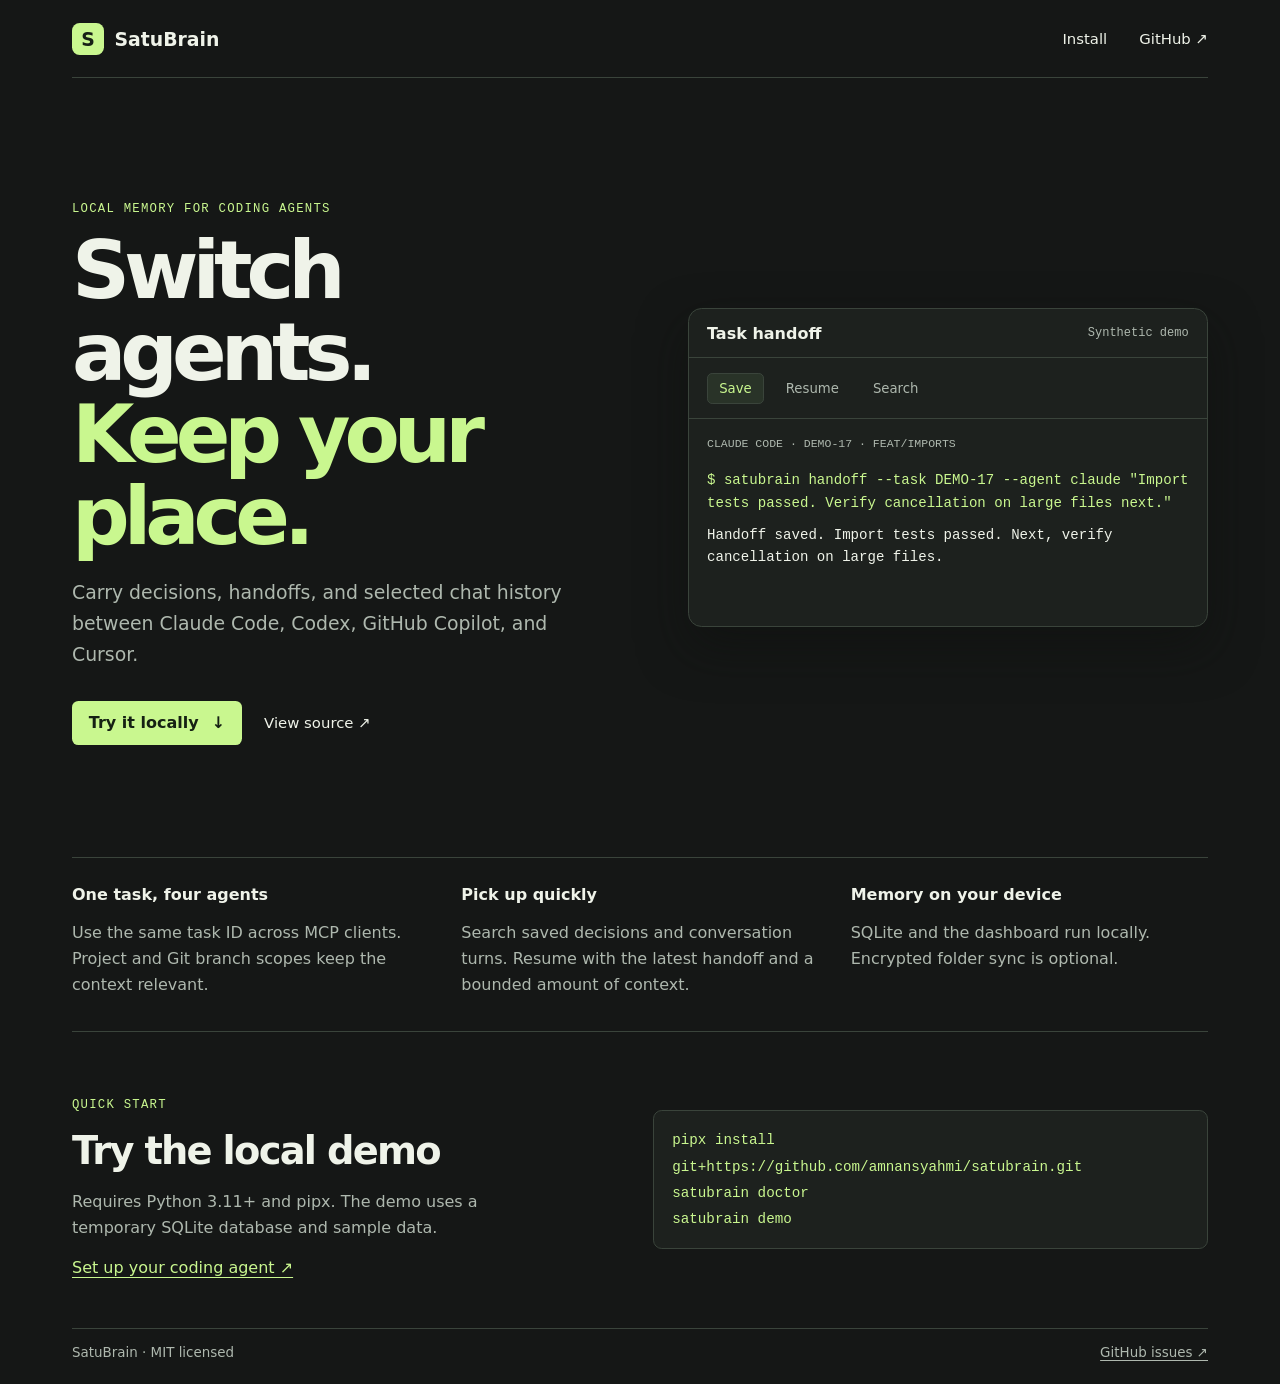
<file: site/index.html>
<!doctype html>
<html lang="en">
<head>
  <meta charset="utf-8">
  <meta name="viewport" content="width=device-width,initial-scale=1">
  <meta name="description" content="SatuBrain is local task memory for Claude Code, Codex, GitHub Copilot and Cursor. Switch AI agents and pick up where you left off.">
  <meta name="theme-color" content="#151716">
  <title>SatuBrain — Local memory for coding agents</title>
  <link rel="stylesheet" href="style.css">
  <script src="demo.js" defer></script>
</head>
<body>
  <header class="wrap nav">
    <a class="brand" href="./"><span class="mark" aria-hidden="true">S</span>SatuBrain</a>
    <nav aria-label="Main"><a href="#install">Install</a><a href="https://github.com/amnansyahmi/satubrain">GitHub ↗</a></nav>
  </header>
  <main>
    <section class="wrap hero">
      <div>
        <p class="eyebrow">Local memory for coding agents</p>
        <h1>Switch agents.<br><em>Keep your place.</em></h1>
        <p class="intro">Carry decisions, handoffs, and selected chat history between Claude Code, Codex, GitHub Copilot, and Cursor.</p>
        <div class="actions"><a class="button" href="#install">Try it locally <span aria-hidden="true">↓</span></a><a class="secondary" href="https://github.com/amnansyahmi/satubrain">View source ↗</a></div>
      </div>
      <section class="terminal" aria-labelledby="demo-heading">
        <div class="terminal-heading"><h2 id="demo-heading">Task handoff</h2><span>Synthetic demo</span></div>
        <div class="steps" aria-label="Demo steps">
          <button type="button" aria-pressed="true" data-step="save">Save</button>
          <button type="button" aria-pressed="false" data-step="resume">Resume</button>
          <button type="button" aria-pressed="false" data-step="search">Search</button>
        </div>
        <div class="screen" aria-live="polite">
          <p class="context" id="context">CLAUDE CODE · DEMO-17 · FEAT/IMPORTS</p>
          <pre id="command">$ satubrain handoff --task DEMO-17 --agent claude "Import tests passed. Verify cancellation on large files next."</pre>
          <p id="result">Handoff saved. Import tests passed. Next, verify cancellation on large files.</p>
        </div>
      </section>
    </section>
    <section class="wrap features" aria-label="How SatuBrain works">
      <article><h2>One task, four agents</h2><p>Use the same task ID across MCP clients. Project and Git branch scopes keep the context relevant.</p></article>
      <article><h2>Pick up quickly</h2><p>Search saved decisions and conversation turns. Resume with the latest handoff and a bounded amount of context.</p></article>
      <article><h2>Memory on your device</h2><p>SQLite and the dashboard run locally. Encrypted folder sync is optional.</p></article>
    </section>
    <section class="wrap install" id="install">
      <div><p class="eyebrow">Quick start</p><h2>Try the local demo</h2><p>Requires Python 3.11+ and pipx. The demo uses a temporary SQLite database and sample data.</p><a href="https://github.com/amnansyahmi/satubrain/blob/main/docs/agents.md">Set up your coding agent ↗</a></div>
      <pre><code>pipx install git+https://github.com/amnansyahmi/satubrain.git
satubrain doctor
satubrain demo</code></pre>
    </section>
  </main>
  <footer class="wrap footer"><span>SatuBrain · MIT licensed</span><a href="https://github.com/amnansyahmi/satubrain/issues">GitHub issues ↗</a></footer>
</body>
</html>
</file>
<file: site/style.css>
:root {
  color-scheme: dark;
  --bg: #151716;
  --panel: #1d211e;
  --ink: #eff3e9;
  --muted: #aeb8ae;
  --line: #3a443b;
  --accent: #c9f78f;
  font-family: system-ui, sans-serif;
  background: var(--bg);
  color: var(--ink);
}
* { box-sizing: border-box; }
body { margin: 0; }
a { color: inherit; text-underline-offset: .25em; }
a:focus-visible, button:focus-visible { outline: 2px solid var(--accent); outline-offset: 4px; }
.wrap { width: min(1136px, calc(100% - 3rem)); margin-inline: auto; }
.nav, .footer { display: flex; align-items: center; justify-content: space-between; gap: 1rem; }
.nav { min-height: 78px; border-bottom: 1px solid var(--line); }
.brand { display: inline-flex; align-items: center; gap: .65rem; font-size: 1.18rem; font-weight: 750; text-decoration: none; }
.mark { display: grid; place-items: center; width: 2rem; aspect-ratio: 1; border-radius: .48rem; color: #172015; background: var(--accent); }
.nav nav { display: flex; gap: clamp(.9rem, 3vw, 2rem); }
.nav nav a, .secondary { text-decoration: none; font-size: .93rem; }
.nav nav a:hover, .secondary:hover { color: var(--accent); }
.hero { display: grid; grid-template-columns: 1.06fr 1fr; gap: clamp(2rem, 5vw, 5rem); align-items: center; padding-block: clamp(3rem, 9vw, 7rem); }
.hero > *, .install > * { min-width: 0; }
.eyebrow { color: var(--accent); font-family: ui-monospace, monospace; font-size: .77rem; text-transform: uppercase; letter-spacing: .1em; }
h1 { margin: .6rem 0 1.2rem; font-size: clamp(2.8rem, 6.3vw, 5.3rem); line-height: 1.02; letter-spacing: -.075em; }
h1 em { color: var(--accent); font-style: normal; }
.intro, .features p, .install p { color: var(--muted); line-height: 1.65; }
.intro { max-width: 43ch; font-size: clamp(1rem, 2vw, 1.18rem); }
.actions { display: flex; align-items: center; flex-wrap: wrap; gap: 1rem 1.4rem; margin-top: 1.9rem; }
.button { display: inline-flex; align-items: center; gap: .8rem; border-radius: .4rem; background: var(--accent); color: #152013; font-weight: 740; padding: .8rem 1.05rem; text-decoration: none; }
.button:hover { background: #d9ffae; }
.terminal { background: var(--panel); border: 1px solid var(--line); border-radius: .85rem; box-shadow: 0 1.25rem 3rem #0e100e80; }
.terminal-heading, .steps { display: flex; align-items: center; flex-wrap: wrap; gap: .6rem; padding: .9rem 1.15rem; border-bottom: 1px solid var(--line); }
.terminal-heading { justify-content: space-between; }
.terminal-heading h2, .features h2 { font-size: 1rem; margin: 0; }
.terminal-heading span { color: var(--muted); font: .75rem ui-monospace, monospace; }
.steps button { font: inherit; font-size: .83rem; cursor: pointer; color: var(--muted); border: 1px solid transparent; border-radius: .32rem; padding: .45rem .7rem; background: transparent; }
.steps button:hover, .steps button[aria-pressed="true"] { color: var(--accent); background: #293328; border-color: var(--line); }
.screen { padding: .95rem 1.15rem 1.2rem; min-height: 12.9rem; font: .88rem/1.6 ui-monospace, monospace; }
.context { margin: 0 0 1rem; font-size: .72rem; color: var(--muted); }
pre { white-space: pre-wrap; overflow-wrap: anywhere; margin: 0; }
#command { color: var(--accent); font: inherit; }
#result { margin: .6rem 0 0; }
.features { display: grid; grid-template-columns: repeat(3, 1fr); gap: 2rem; padding-block: 1.65rem 2rem; border-block: 1px solid var(--line); }
.features p { margin-bottom: 0; max-width: 36ch; }
.install { padding-block: 3.2rem; display: grid; grid-template-columns: 1fr 1fr; align-items: center; gap: 1.6rem; }
.install > div > .eyebrow { color: var(--accent); }
.install h2 { font-size: clamp(1.65rem, 3vw, 2.5rem); margin: .35rem 0; letter-spacing: -.045em; }
.install p { max-width: 40ch; }
.install a { color: var(--accent); }
.install pre { color: var(--accent); font: .89rem/1.85 ui-monospace, monospace; padding: 1rem 1.15rem; border-radius: .55rem; border: 1px solid var(--line); background: var(--panel); }
.footer { padding-block: 1rem 1.5rem; color: var(--muted); border-top: 1px solid var(--line); font-size: .84rem; }
@media (max-width: 760px) {
  .wrap { width: min(100% - 2rem, 1136px); }
  .hero, .install { grid-template-columns: 1fr; }
  .features { grid-template-columns: 1fr; gap: 1.25rem; }
  .features p { max-width: 56ch; }
}
</file>
